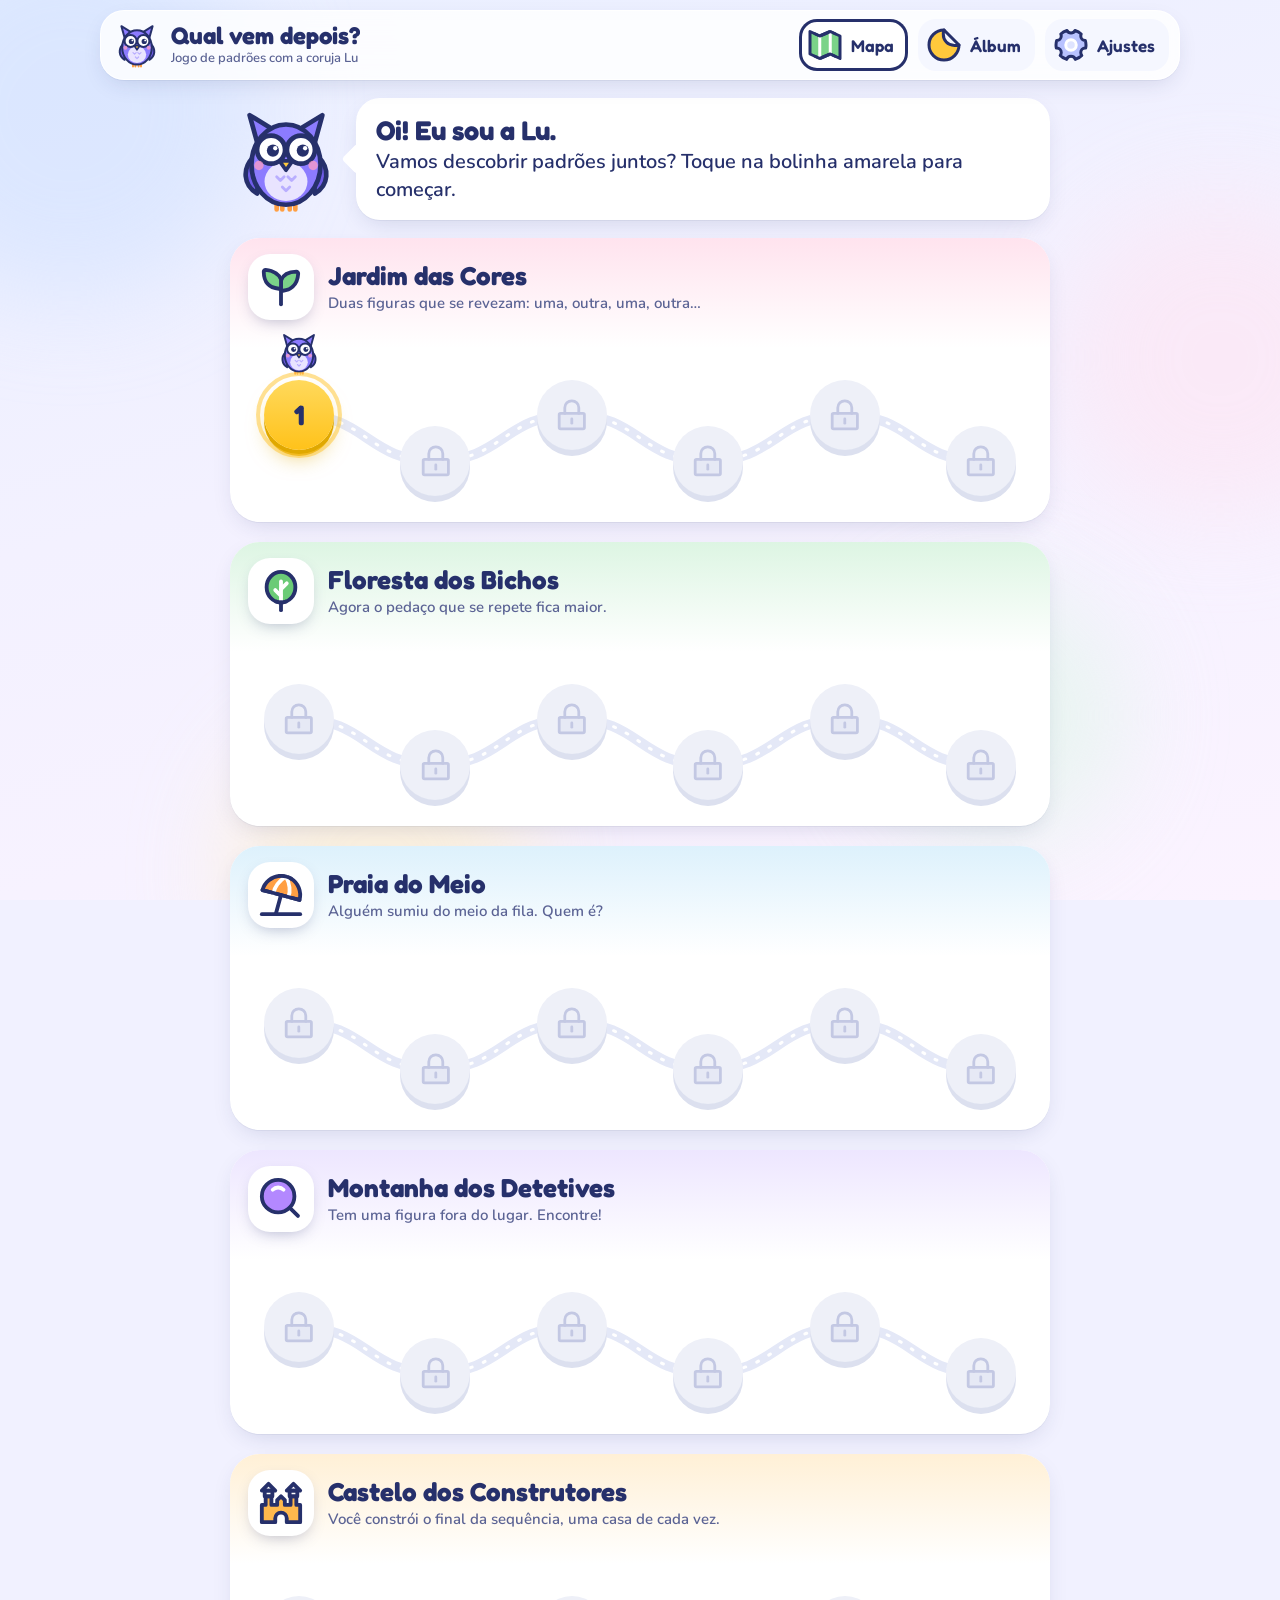
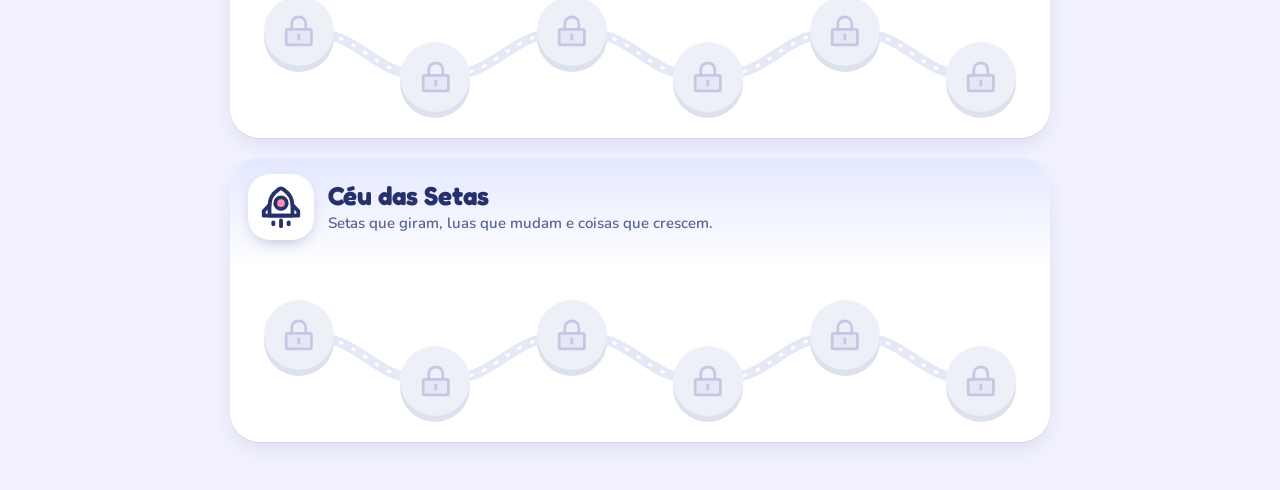
<file: index.html>
<!DOCTYPE html>
<html lang="pt-BR">
<head>
<meta charset="utf-8">
<meta name="viewport" content="width=device-width, initial-scale=1">
<meta name="color-scheme" content="light">
<meta name="theme-color" content="#E9EFFF">
<title>Qual vem depois?</title>
<meta name="description" content="Jogo de padrões e sequências para crianças: descubra o que vem depois, complete, encontre a figura fora do lugar e construa padrões.">
<link rel="icon" href="favicon.svg" type="image/svg+xml">
<link rel="preload" href="fontes/fredoka-700.woff2" as="font" type="font/woff2" crossorigin>
<link rel="preload" href="fontes/nunito-600.woff2" as="font" type="font/woff2" crossorigin>
<link rel="stylesheet" href="estilo.css">
</head>
<body>
<div class="ceu" aria-hidden="true"><i></i><i></i><i></i><i></i><span class="nuvem n1"></span><span class="nuvem n2"></span></div>

<header class="barra">
  <button class="marca" id="btInicio" aria-label="Ir para o mapa"><span><b>Qual vem depois?</b><small>Jogo de padrões com a coruja Lu</small></span></button>
  <button class="bt-barra" id="btMapa"><span>Mapa</span></button>
  <button class="bt-barra" id="btAlbum"><span>Álbum</span></button>
  <button class="bt-barra" id="btAjustes" aria-label="Ajustes"><span>Ajustes</span></button>
</header>

<main>
  <section class="tela" id="mapa"></section>

  <section class="tela oculto" id="jogo">
    <div class="jogo-topo">
      <button class="bt-voltar" id="btVoltar">Mapa</button>
      <div class="chip" id="chipMundo"></div>
      <div class="passos" id="passos" aria-hidden="true"></div>
      <button class="bt-redondo" id="btOuvir" aria-label="Ouvir a instrução"></button>
    </div>
    <div class="fala">
      <div id="mascoteJogo"></div>
      <div class="balao"><div class="balao-txt" id="pergunta" aria-live="polite"></div></div>
    </div>
    <div class="tabuleiro" id="seq"></div>
    <div class="opcoes" id="opcoes"></div>
    <div class="aviso" id="aviso" aria-live="polite"></div>
    <button class="bt-dica" id="btDica">Quero uma dica</button>
  </section>

  <section class="tela oculto" id="album"></section>
  <section class="tela oculto" id="ajustes"></section>
</main>

<div class="veu oculto" id="premio" role="dialog" aria-modal="true" aria-labelledby="premioTit"></div>

<script src="icones.js"></script>
<script src="jogo.js"></script>
</body>
</html>
</file>
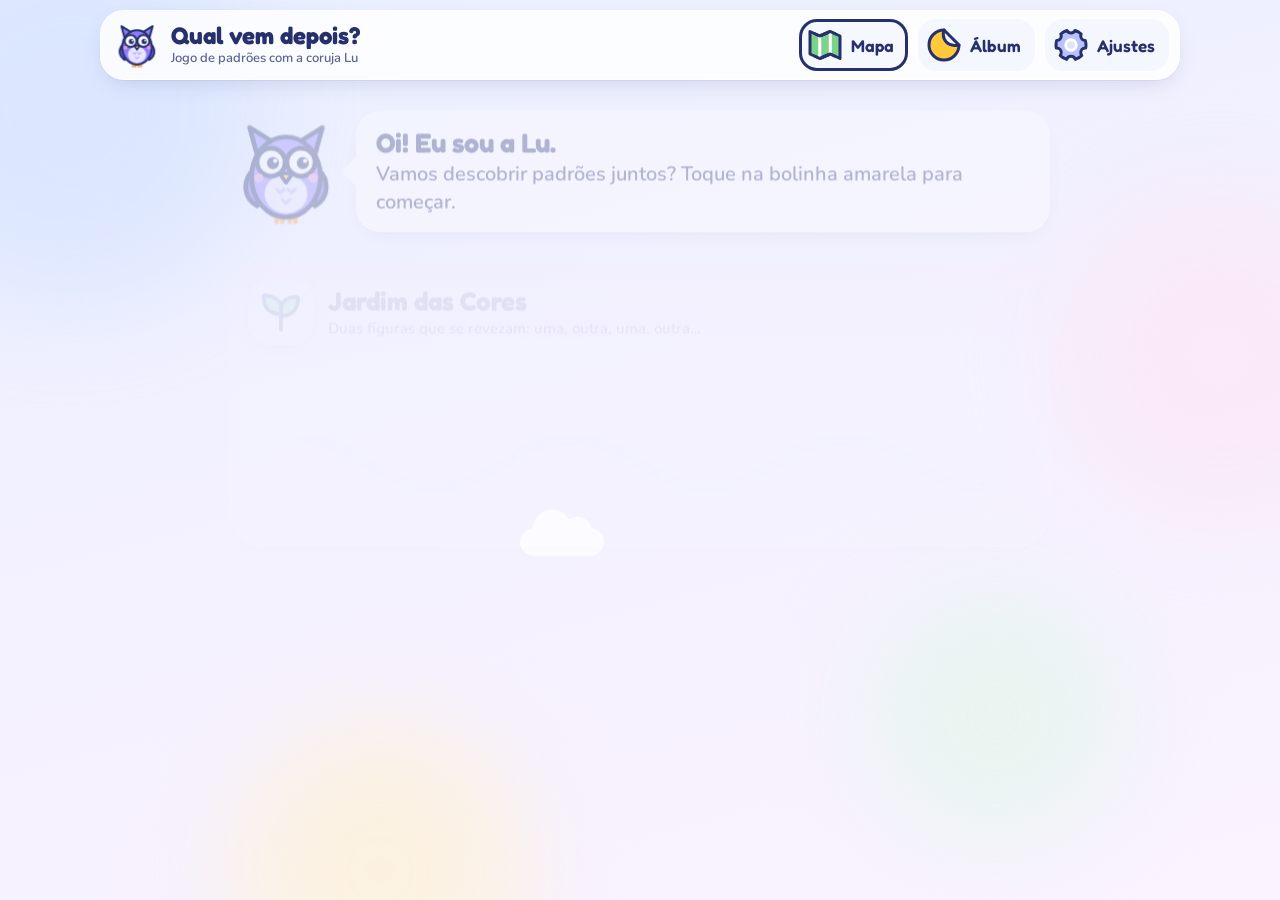
<file: PADROES.html>
<!DOCTYPE html>
<html lang="pt-BR"><head><meta charset="utf-8">
<meta http-equiv="refresh" content="0; url=./">
<link rel="canonical" href="https://padroes.cliick.dev/">
<title>Qual vem depois?</title></head>
<body><p>O jogo mudou de endereço: <a href="./">padroes.cliick.dev</a></p></body></html>
</file>
<file: estilo.css>
/* ================= fontes (arquivos locais, funcionam sem internet) ================= */
@font-face{font-family:"Fredoka";src:url(fontes/fredoka-600.woff2) format("woff2");font-weight:600;font-display:swap}
@font-face{font-family:"Fredoka";src:url(fontes/fredoka-700.woff2) format("woff2");font-weight:700;font-display:swap}
@font-face{font-family:"Nunito";src:url(fontes/nunito-600.woff2) format("woff2");font-weight:600;font-display:swap}
@font-face{font-family:"Nunito";src:url(fontes/nunito-800.woff2) format("woff2");font-weight:800;font-display:swap}

/* ================= cores e medidas ================= */
:root{
  color-scheme:light;
  --tinta:#26306B; --tinta-2:#5B6394; --tinta-3:#A3A9CF;
  --fundo-1:#E9EFFF; --fundo-2:#FBF3FF;
  --papel:#FFFFFF; --papel-2:#F5F7FF; --borda:#E2E6F6; --borda-2:#CDD3EE;
  --verde:#2FB35A; --verde-escuro:#1F8A42; --verde-suave:#E4F8EA;
  --azul:#4D7CFE; --azul-suave:#EAF0FF; --azul-borda:#BCCDFE;
  --sol:#FFC93C; --sol-escuro:#E0A800; --sol-suave:#FFF5D1;
  --sombra-1:0 1px 0 rgba(38,48,107,.06),0 8px 24px -8px rgba(38,48,107,.18);
  --sombra-2:0 24px 60px -16px rgba(38,48,107,.35);
  --titulo:"Fredoka","Nunito",system-ui,sans-serif;
  --texto:"Nunito",system-ui,"Segoe UI",Roboto,sans-serif;
  --mola:cubic-bezier(.34,1.56,.64,1);
}
*{box-sizing:border-box;margin:0;padding:0}
html{-webkit-text-size-adjust:100%}
html{background:#F1F1FF}
body{font-family:var(--texto);font-weight:600;color:var(--tinta);min-height:100vh;background:transparent;
  -webkit-tap-highlight-color:transparent;overflow-x:hidden}
button{font:inherit;color:inherit;cursor:pointer;border:none;background:none}
button:focus-visible,[tabindex]:focus-visible{outline:4px solid var(--azul);outline-offset:4px;border-radius:16px}
svg{display:block}
.oculto{display:none!important}
.so-leitor{position:absolute;width:1px;height:1px;overflow:hidden;clip:rect(0 0 0 0)}

/* ================= céu de fundo (bolhas que flutuam devagar) ================= */
.ceu{position:fixed;inset:0;z-index:-1;overflow:hidden;pointer-events:none;background:linear-gradient(165deg,var(--fundo-1) 0%,#F3F1FF 45%,var(--fundo-2) 100%)}
.ceu i{position:absolute;border-radius:50%;filter:blur(50px);opacity:.55;animation:flutua 26s ease-in-out infinite alternate}
.ceu i:nth-child(1){width:380px;height:380px;background:#CFE0FF;left:-120px;top:-80px}
.ceu i:nth-child(2){width:320px;height:320px;background:#FFE3F1;right:-100px;top:22%;animation-duration:32s}
.ceu i:nth-child(3){width:300px;height:300px;background:#FFF1C9;left:18%;bottom:-120px;animation-duration:38s}
.ceu i:nth-child(4){width:260px;height:260px;background:#DDF7E6;right:12%;bottom:6%;animation-duration:30s}
.ceu .nuvem{position:absolute;width:120px;height:40px;background:#fff;border-radius:40px;opacity:.7;filter:none;animation:nuvem 70s linear infinite}
.ceu .nuvem::before,.ceu .nuvem::after{content:"";position:absolute;background:#fff;border-radius:50%}
.ceu .nuvem::before{width:56px;height:56px;left:18px;top:-26px}
.ceu .nuvem::after{width:40px;height:40px;left:62px;top:-16px}
.ceu .nuvem.n1{top:14%;left:-140px}
.ceu .nuvem.n2{top:58%;left:-140px;transform:scale(.7);animation-duration:95s;animation-delay:-40s}
@keyframes flutua{from{transform:translate(0,0) scale(1)}to{transform:translate(60px,40px) scale(1.12)}}
@keyframes nuvem{from{left:-160px}to{left:110%}}

/* ================= barra do topo ================= */
.barra{position:sticky;top:10px;z-index:20;margin:10px auto 0;width:calc(100% - 24px);max-width:1080px;
  display:flex;align-items:center;gap:10px;padding:8px 10px 8px 12px;border-radius:24px;
  background:rgba(255,255,255,.82);backdrop-filter:blur(14px);-webkit-backdrop-filter:blur(14px);
  box-shadow:var(--sombra-1);border:1px solid rgba(255,255,255,.9)}
.marca{display:flex;align-items:center;gap:10px;flex:1;min-width:0;text-align:left;border-radius:16px}
.marca .mascote{width:48px;height:48px;flex-shrink:0}
.marca b{display:block;font-family:var(--titulo);font-weight:700;font-size:clamp(18px,3.4vw,24px);line-height:1.1;white-space:nowrap;overflow:hidden;text-overflow:ellipsis}
.marca small{display:block;font-size:13px;color:var(--tinta-2);font-weight:600;white-space:nowrap;overflow:hidden;text-overflow:ellipsis}
.bt-barra{display:flex;align-items:center;gap:8px;height:52px;padding:0 14px 0 8px;border-radius:18px;
  font-family:var(--titulo);font-weight:600;font-size:17px;background:var(--papel-2);transition:background .2s,transform .2s var(--mola)}
.bt-barra:hover{background:#EAEDFF;transform:translateY(-2px)}
.bt-barra .ic{width:36px;height:36px}
.bt-barra.ativo{background:#fff;box-shadow:inset 0 0 0 3px var(--tinta)}

/* ================= telas ================= */
main{max-width:1080px;margin:0 auto;padding:18px 16px 48px}
.tela{display:flex;flex-direction:column;align-items:center;gap:18px}
.tela.entra{animation:entraTela .45s var(--mola) backwards}
@keyframes entraTela{from{opacity:0;transform:translateY(18px)}to{opacity:1;transform:none}}

/* ================= mascote ================= */
.mascote{overflow:visible}
.mascote .m-corpo{transform-box:fill-box;transform-origin:50% 100%;animation:respira 3.2s ease-in-out infinite}
.mascote .m-olhos{transform-box:fill-box;transform-origin:center;animation:pisca 5.5s infinite}
.mascote .m-luz{animation:brilha 2.4s ease-in-out infinite}
.mascote .m-asa-e,.mascote .m-braco-e{transform-box:fill-box;transform-origin:100% 0}
.mascote .m-asa-d,.mascote .m-braco-d{transform-box:fill-box;transform-origin:0 0}
.mascote.feliz .m-corpo{animation:pula .7s var(--mola) 2}
.mascote.feliz .m-asa-e,.mascote.feliz .m-braco-e{animation:acenaE .35s ease-in-out 4 alternate}
.mascote.feliz .m-asa-d,.mascote.feliz .m-braco-d{animation:acenaD .35s ease-in-out 4 alternate}
.mascote.pensando .m-corpo{animation:inclina 1.2s ease-in-out 1}
@keyframes respira{0%,100%{transform:translateY(0) scale(1,1)}50%{transform:translateY(-3px) scale(1.01,.99)}}
@keyframes pisca{0%,92%,100%{transform:scaleY(1)}95%{transform:scaleY(.1)}}
@keyframes brilha{0%,100%{fill:#FFC93C}50%{fill:#FFF3B0}}
@keyframes pula{0%,100%{transform:translateY(0)}40%{transform:translateY(-14px) scale(1.03,.97)}70%{transform:translateY(0) scale(1.04,.96)}}
@keyframes acenaE{from{transform:rotate(0)}to{transform:rotate(22deg)}}
@keyframes acenaD{from{transform:rotate(0)}to{transform:rotate(-22deg)}}
@keyframes inclina{0%,100%{transform:rotate(0)}30%{transform:rotate(-7deg)}65%{transform:rotate(5deg)}}

.fala{display:flex;align-items:center;gap:14px;width:100%;max-width:820px}
.fala .mascote{width:clamp(76px,14vw,112px);height:clamp(76px,14vw,112px);flex-shrink:0}
.balao{position:relative;flex:1;background:var(--papel);border-radius:24px;padding:16px 20px;box-shadow:var(--sombra-1);
  font-size:clamp(17px,2.8vw,20px);line-height:1.4}
.balao::before{content:"";position:absolute;left:-10px;top:50%;width:22px;height:22px;background:var(--papel);transform:translateY(-50%) rotate(45deg);border-radius:4px}
.balao b{font-family:var(--titulo);font-weight:700;font-size:clamp(20px,3.6vw,27px);display:block;line-height:1.25}
.balao .balao-txt{position:relative}

/* ================= mapa ================= */
.ilhas{display:flex;flex-direction:column;gap:20px;width:100%;max-width:820px}
.ilha{position:relative;background:var(--papel);border-radius:30px;box-shadow:var(--sombra-1);overflow:hidden;
  animation:entraTela .5s var(--mola) backwards}
.ilha-topo{display:flex;align-items:center;gap:14px;padding:16px 18px 6px;position:relative}
.ilha-topo::before{content:"";position:absolute;inset:0 0 auto 0;height:110px;background:linear-gradient(180deg,var(--cor-ilha),rgba(255,255,255,0));z-index:0}
.ilha-topo>*{position:relative;z-index:1}
.ilha-ic{width:66px;height:66px;border-radius:22px;background:var(--papel);display:flex;align-items:center;justify-content:center;
  box-shadow:0 6px 16px -6px rgba(38,48,107,.35);flex-shrink:0}
.ilha-ic svg{width:46px;height:46px}
.ilha h2{font-family:var(--titulo);font-weight:700;font-size:clamp(20px,3.6vw,26px);line-height:1.15}
.ilha p{font-size:15px;color:var(--tinta-2);margin-top:2px}
.selo-ilha{margin-left:auto;display:flex;align-items:center;gap:6px;background:var(--verde-suave);color:var(--verde-escuro);
  font-family:var(--titulo);font-weight:600;font-size:15px;padding:6px 12px 6px 6px;border-radius:40px;white-space:nowrap}
.selo-ilha svg{width:26px;height:26px}
.trilha{position:relative;display:flex;justify-content:space-between;align-items:flex-start;padding:54px clamp(14px,4vw,34px) 26px;min-height:150px}
.trilha svg.caminho{position:absolute;inset:0;width:100%;height:100%;pointer-events:none;overflow:visible}
.caminho .base{fill:none;stroke:#E4E8F7;stroke-width:10;stroke-linecap:round}
.caminho .pontilhado{fill:none;stroke:#fff;stroke-width:3;stroke-dasharray:2 12;stroke-linecap:round}
.caminho .feito{fill:none;stroke:var(--verde);stroke-width:10;stroke-linecap:round;opacity:.85}
.caminho .desenha{stroke-dasharray:var(--len);stroke-dashoffset:var(--len);animation:desenha 1.2s ease-out .2s forwards}
@keyframes desenha{to{stroke-dashoffset:0}}
.no{--t:clamp(50px,11vw,70px);position:relative;width:var(--t);height:var(--t);border-radius:50%;flex-shrink:0;
  display:flex;align-items:center;justify-content:center;font-family:var(--titulo);font-weight:700;font-size:calc(var(--t)*.4);
  background:var(--papel);box-shadow:0 6px 0 #D8DDF2,0 10px 18px -8px rgba(38,48,107,.35);
  transition:transform .25s var(--mola);animation:surgeNo .5s var(--mola) backwards}
.no:nth-of-type(even){margin-top:46px}
.no:hover{transform:translateY(-4px) scale(1.05)}
.no:active{transform:translateY(3px)}
.no svg.ic{width:66%;height:66%}
.no.feito{background:var(--papel);box-shadow:0 6px 0 var(--verde),0 10px 18px -8px rgba(38,48,107,.35);border:4px solid var(--verde)}
.no.feito .ok{position:absolute;right:-6px;bottom:-4px;width:26px;height:26px;border-radius:50%;background:var(--verde);display:flex;align-items:center;justify-content:center;border:3px solid #fff}
.no.feito .ok svg{width:14px;height:14px}
.no.atual{background:linear-gradient(180deg,#FFD95C,#FFC21A);box-shadow:0 6px 0 var(--sol-escuro),0 12px 22px -6px rgba(224,168,0,.6);color:var(--tinta)}
.no.atual::after{content:"";position:absolute;inset:-8px;border-radius:50%;border:4px solid rgba(255,201,60,.55);animation:halo 1.8s ease-out infinite}
.no.aberto{border:4px solid var(--tinta)}
.no.fechado{background:#EEF0F8;box-shadow:0 6px 0 #DCE0EF;cursor:not-allowed}
.no.fechado svg.ic{width:48%;height:48%}
.no.fechado:hover{transform:none}
.no .aqui{position:absolute;bottom:calc(100% + 4px);left:50%;width:46px;height:46px;margin-left:-23px;animation:boia 1.6s ease-in-out infinite}
@keyframes halo{0%{transform:scale(.9);opacity:1}100%{transform:scale(1.35);opacity:0}}
@keyframes boia{0%,100%{transform:translateY(0)}50%{transform:translateY(-7px)}}
@keyframes surgeNo{from{opacity:0;transform:scale(.4)}to{opacity:1;transform:none}}

/* ================= jogo: topo ================= */
.jogo-topo{display:flex;align-items:center;gap:10px;width:100%;max-width:900px;flex-wrap:wrap}
.chip{display:flex;align-items:center;gap:8px;background:var(--papel);border-radius:40px;padding:6px 14px 6px 6px;box-shadow:var(--sombra-1);
  font-family:var(--titulo);font-weight:600;font-size:16px}
.chip .ic{width:34px;height:34px;border-radius:50%;padding:3px;background:var(--cor-ilha,#EEF)}
.passos{display:flex;gap:7px;margin-left:auto;align-items:center}
.passos i{width:14px;height:14px;border-radius:50%;background:#DCE0F2;display:block;transition:all .3s}
.passos i.f{background:var(--verde)}
.passos i.a{width:30px;border-radius:10px;background:var(--sol);box-shadow:0 0 0 3px #fff,0 0 0 5px var(--sol)}
.bt-redondo{width:56px;height:56px;border-radius:50%;background:var(--papel);box-shadow:0 5px 0 #D8DDF2;display:flex;align-items:center;justify-content:center;
  transition:transform .2s var(--mola)}
.bt-redondo:hover{transform:translateY(-2px)}
.bt-redondo:active{transform:translateY(3px);box-shadow:0 2px 0 #D8DDF2}
.bt-redondo svg{width:34px;height:34px}
.bt-voltar{display:flex;align-items:center;gap:6px;height:48px;padding:0 16px 0 8px;border-radius:40px;background:var(--papel);box-shadow:0 4px 0 #D8DDF2;
  font-family:var(--titulo);font-weight:600;font-size:17px;transition:transform .2s var(--mola)}
.bt-voltar:hover{transform:translateY(-2px)}
.bt-voltar svg{width:30px;height:30px}

/* ================= jogo: opções e avisos ================= */
.opcoes{display:flex;gap:clamp(12px,3vw,24px);flex-wrap:wrap;justify-content:center}
.opcao{position:relative;background:var(--papel);border-radius:28px;box-shadow:0 8px 0 #D5DAF0,0 16px 26px -12px rgba(38,48,107,.35);
  display:flex;flex-direction:column;align-items:center;justify-content:center;gap:8px;
  transition:transform .2s var(--mola),box-shadow .2s,opacity .3s,filter .3s;animation:surgeOp .5s var(--mola) backwards}
.opcao:hover{transform:translateY(-5px);box-shadow:0 13px 0 #D5DAF0,0 22px 30px -12px rgba(38,48,107,.35)}
.opcao:active{transform:translateY(6px);box-shadow:0 2px 0 #D5DAF0,0 4px 10px -4px rgba(38,48,107,.3)}
.opcao.certa{box-shadow:0 8px 0 var(--verde),0 16px 26px -12px rgba(47,179,90,.5);background:var(--verde-suave);cursor:default}
.opcao.certa:hover{transform:none}
.opcao.fora{opacity:.35;filter:grayscale(.9);cursor:default;transform:scale(.94);animation:none}
.opcao.fora:hover{transform:scale(.94);box-shadow:0 8px 0 #D5DAF0}
@keyframes surgeOp{from{opacity:0;transform:translateY(24px) scale(.9)}to{opacity:1;transform:none}}
.balanca{animation:balanca .42s ease-in-out 1!important}
@keyframes balanca{0%,100%{translate:0}20%{translate:-8px}40%{translate:7px}60%{translate:-5px}80%{translate:3px}}

.aviso{min-height:64px;display:flex;align-items:center;justify-content:center;width:100%}
.aviso-caixa{display:flex;align-items:center;gap:10px;background:var(--azul-suave);border:3px solid var(--azul-borda);border-radius:20px;
  padding:10px 20px 10px 12px;font-size:clamp(16px,2.8vw,20px);font-weight:800;max-width:760px;animation:surgeAviso .4s var(--mola) backwards}
.aviso-caixa svg{width:34px;height:34px;flex-shrink:0}
.aviso-caixa.bom{background:var(--verde-suave);border-color:#A9E5BC}
.aviso-caixa.dica{background:var(--sol-suave);border-color:#FFE08A}
@keyframes surgeAviso{from{opacity:0;transform:translateY(8px) scale(.96)}to{opacity:1;transform:none}}
.bt-dica{display:flex;align-items:center;gap:8px;height:56px;padding:0 22px 0 12px;border-radius:40px;background:var(--papel);
  box-shadow:0 5px 0 #F2D27A,0 10px 20px -10px rgba(224,168,0,.5);font-family:var(--titulo);font-weight:600;font-size:18px;transition:transform .2s var(--mola)}
.bt-dica svg{width:36px;height:36px}
.bt-dica:hover{transform:translateY(-2px)}
.bt-dica.chama{animation:chama 1.4s ease-in-out 2}
@keyframes chama{0%,100%{transform:none}50%{transform:scale(1.08)}}

/* faíscas quando acerta */
.faisca{position:fixed;width:14px;height:14px;pointer-events:none;z-index:40;animation:faisca .8s ease-out forwards}
.faisca svg{width:100%;height:100%}
@keyframes faisca{0%{transform:translate(0,0) scale(.3) rotate(0);opacity:1}100%{transform:translate(var(--dx),var(--dy)) scale(1) rotate(160deg);opacity:0}}
.voa{position:fixed;z-index:45;pointer-events:none}

/* ================= conclusão da fase ================= */
.veu{position:fixed;inset:0;z-index:50;display:flex;align-items:center;justify-content:center;padding:16px;overflow:auto;
  background:rgba(38,48,107,.28);backdrop-filter:blur(6px);-webkit-backdrop-filter:blur(6px);animation:veu .3s ease both}
@keyframes veu{from{opacity:0}to{opacity:1}}
.cartao{position:relative;margin:auto;width:100%;max-width:500px;background:var(--papel);border-radius:34px;box-shadow:var(--sombra-2);
  padding:74px 26px 26px;text-align:center;display:flex;flex-direction:column;align-items:center;gap:14px;animation:sobeCartao .55s var(--mola) backwards}
.cartao::before{content:"";position:absolute;inset:0 0 auto 0;height:130px;border-radius:34px 34px 0 0;background:var(--cor-ilha,#EEF);opacity:.6}
.cartao>*{position:relative}
.cartao .mascote{position:absolute;top:-58px;left:50%;width:120px;height:120px;margin-left:-60px}
.cartao h2{font-family:var(--titulo);font-weight:700;font-size:clamp(30px,6vw,40px);line-height:1.1}
.cartao .explica{background:var(--verde-suave);border-radius:20px;padding:12px 16px;font-size:clamp(17px,3vw,20px);line-height:1.45;font-weight:800;color:#1E5E34}
@keyframes sobeCartao{from{opacity:0;transform:translateY(40px) scale(.94)}to{opacity:1;transform:none}}
.figurinha{width:164px;height:164px;perspective:600px}
.figurinha .f-in{width:100%;height:100%;border-radius:50%;position:relative;overflow:hidden;
  background:radial-gradient(circle at 50% 30%,#fff 0,#F1F4FF 75%);border:13px solid var(--cor-selo);
  box-shadow:0 0 0 6px #fff,0 18px 32px -10px rgba(38,48,107,.45),inset 0 -8px 0 rgba(38,48,107,.06);
  display:flex;align-items:center;justify-content:center;animation:vira 1s var(--mola) backwards}
.figurinha .f-in svg{width:66%;height:66%}
.figurinha .f-in::after{content:"";position:absolute;inset:-20%;background:linear-gradient(115deg,transparent 40%,rgba(255,255,255,.85) 50%,transparent 60%);
  transform:translateX(-120%);animation:reflexo 1.6s ease-in-out .8s 2}
@keyframes vira{from{transform:rotateY(180deg) scale(.4);opacity:0}60%{opacity:1}to{transform:none}}
@keyframes reflexo{to{transform:translateX(120%)}}
.nome-fig{display:inline-flex;align-items:center;gap:8px;background:var(--sol-suave);border-radius:40px;padding:8px 16px;font-family:var(--titulo);font-weight:600;font-size:18px}
.cartao .sub{font-size:17px;color:var(--tinta-2)}
.pense{display:flex;gap:12px;align-items:flex-start;text-align:left;background:var(--sol-suave);border-radius:20px;padding:14px 16px;font-size:18px;line-height:1.45;font-weight:800}
.pense svg{width:40px;height:40px;flex-shrink:0}
.linha-bts{display:flex;gap:12px;flex-wrap:wrap;justify-content:center;align-items:center}
.bt-principal{display:flex;align-items:center;gap:10px;height:66px;padding:0 30px;border-radius:22px;background:linear-gradient(180deg,#3CCB6B,#2AA954);color:#fff;
  font-family:var(--titulo);font-weight:700;font-size:24px;box-shadow:0 7px 0 var(--verde-escuro),0 14px 26px -10px rgba(47,179,90,.7);transition:transform .2s var(--mola)}
.bt-principal:hover{transform:translateY(-2px)}
.bt-principal:active{transform:translateY(5px);box-shadow:0 2px 0 var(--verde-escuro)}
.bt-principal svg{width:32px;height:32px}
.bt-leve{display:flex;align-items:center;gap:6px;height:54px;padding:0 18px 0 10px;border-radius:18px;background:var(--papel-2);font-family:var(--titulo);font-weight:600;font-size:17px;transition:background .2s}
.bt-leve:hover{background:#E8ECFF}
.bt-leve svg{width:30px;height:30px}
.confete{position:fixed;top:-20px;width:12px;height:12px;z-index:49;pointer-events:none;border-radius:3px;animation:cai var(--dur) cubic-bezier(.25,.6,.5,1) var(--atraso) forwards}
@keyframes cai{0%{transform:translate(0,0) rotate(0)}100%{transform:translate(var(--dx),105vh) rotate(var(--giro))}}

/* ================= álbum ================= */
.titulo-tela{display:flex;align-items:center;gap:12px;font-family:var(--titulo);font-weight:700;font-size:clamp(26px,5vw,36px)}
.titulo-tela svg{width:52px;height:52px}
.texto-tela{font-size:18px;color:var(--tinta-2);text-align:center;max-width:620px}
.album-grupo{width:100%;max-width:820px;background:var(--papel);border-radius:28px;box-shadow:var(--sombra-1);padding:16px 18px 20px;animation:entraTela .5s var(--mola) backwards}
.album-grupo h3{display:flex;align-items:center;gap:10px;font-family:var(--titulo);font-weight:600;font-size:21px;margin-bottom:14px}
.album-grupo h3 svg{width:40px;height:40px;padding:4px;border-radius:14px;background:var(--cor-ilha)}
.album-grade{display:grid;grid-template-columns:repeat(auto-fill,minmax(104px,1fr));gap:14px}
.selo{display:flex;flex-direction:column;align-items:center;gap:6px;font-size:14px;font-weight:800;text-align:center;color:var(--tinta-2)}
.selo .s-in{width:88px;height:88px;border-radius:50%;display:flex;align-items:center;justify-content:center;
  background:radial-gradient(circle at 50% 30%,#fff 0,#F1F4FF 75%);border:7px solid var(--cor-selo);
  box-shadow:0 0 0 3px #fff,0 10px 18px -8px rgba(38,48,107,.4),inset 0 -5px 0 rgba(38,48,107,.06)}
.selo .s-in svg{width:64%;height:64%}
.selo.falta .s-in{background:#F4F5FB;border:3px dashed #CBD0E8;box-shadow:none}
.selo.falta .s-in svg{opacity:.7}
.selo.tem{color:var(--tinta)}
.selo.tem .s-in{animation:surgeNo .5s var(--mola) backwards}

/* ================= ajustes ================= */
.ajustes{width:100%;max-width:600px;display:flex;flex-direction:column;gap:12px}
.ajuste{display:flex;align-items:center;gap:14px;background:var(--papel);border-radius:22px;padding:14px 16px;box-shadow:var(--sombra-1);text-align:left;font-size:18px;font-weight:800;
  transition:transform .2s var(--mola)}
.ajuste:hover{transform:translateY(-2px)}
.ajuste>svg{width:46px;height:46px;flex-shrink:0;padding:5px;border-radius:14px;background:var(--papel-2)}
.ajuste .txt{flex:1}
.ajuste small{display:block;font-size:15px;font-weight:600;color:var(--tinta-2);margin-top:2px}
.chave{width:66px;height:38px;border-radius:40px;background:#D5DAEC;position:relative;flex-shrink:0;transition:background .25s}
.chave::after{content:"";position:absolute;top:4px;left:4px;width:30px;height:30px;border-radius:50%;background:#fff;box-shadow:0 2px 6px rgba(0,0,0,.2);transition:left .3s var(--mola)}
.ajuste[aria-checked="true"] .chave{background:var(--verde)}
.ajuste[aria-checked="true"] .chave::after{left:32px}
.ajuste.perigo{color:#9A3A12}

/* ================= sem animações (ajuste ou preferência do aparelho) ================= */
body.sem-animacao *,body.sem-animacao *::before,body.sem-animacao *::after{animation:none!important;transition:none!important}
body.sem-animacao .ceu .nuvem{display:none}

/* ================= telas pequenas ================= */
@media (max-width:640px){
  .bt-barra span{display:none}
  .bt-barra{padding:0 8px}
  .marca small{display:none}
  .balao::before{display:none}
  .fala{align-items:flex-end}
  .trilha{padding-left:10px;padding-right:10px}
  .no:nth-of-type(even){margin-top:38px}
  .selo-ilha span{display:none}
  .selo-ilha{padding:6px}
  .jogo-topo .chip{display:none}
  .passos{gap:5px}
  .passos i{width:12px;height:12px}
  .passos i.a{width:24px}
  .marca b{white-space:normal;font-size:16px}
  .marca .mascote{width:42px;height:42px}
  .bt-barra{height:46px}
  .bt-barra .ic{width:32px;height:32px}
  .barra{gap:6px}
  .album-grade{grid-template-columns:repeat(auto-fill,minmax(84px,1fr));gap:10px}
  .selo .s-in{width:74px;height:74px;border-width:6px}
  .figurinha{width:140px;height:140px}
}

/* ================= "Qual vem depois?": tabuleiro e peças ================= */
.tabuleiro{display:flex;flex-wrap:wrap;justify-content:center;gap:clamp(6px,1.4vw,12px);padding:clamp(12px,2.4vw,22px);width:100%;max-width:1000px;
  background:rgba(255,255,255,.72);border-radius:32px;box-shadow:var(--sombra-1);border:2px solid #fff}
.peca{--t:clamp(56px,9.4vw,94px);width:var(--t);height:var(--t);border-radius:24px;background:var(--papel);display:flex;align-items:center;justify-content:center;
  box-shadow:0 5px 0 #E1E5F4;border:3px solid transparent;transition:transform .25s var(--mola),background .3s,border-color .3s,box-shadow .3s;
  animation:surgePeca .5s var(--mola) backwards}
.peca svg{width:74%;height:74%}
.peca.vazia{background:repeating-linear-gradient(-45deg,#F6F8FF 0 8px,#EEF1FD 8px 16px);border:3px dashed var(--borda-2);box-shadow:none;
  font-family:var(--titulo);font-weight:700;font-size:calc(var(--t)*.48);color:var(--tinta-3)}
.peca.vazia.agora{border-color:var(--azul);color:var(--azul);background:var(--azul-suave);animation:surgePeca .5s var(--mola) backwards,vaga 1.8s ease-in-out .6s infinite}
.peca.certa{background:var(--verde-suave);border-color:var(--verde);box-shadow:0 5px 0 #A9E5BC;animation:pop .55s var(--mola)}
.peca.dica{background:var(--sol-suave);border-color:var(--sol);box-shadow:0 5px 0 #FFE08A;animation:pop .45s var(--mola)}
.peca.alvo{cursor:pointer}
.peca.alvo:hover{transform:translateY(-5px);border-color:var(--azul-borda)}
.peca.conferida{border-color:var(--azul-borda);background:var(--azul-suave)}
.peca.vira{animation:viraPeca .6s ease-in-out}
@keyframes surgePeca{from{opacity:0;transform:translateY(16px) scale(.6)}to{opacity:1;transform:none}}
@keyframes vaga{0%,100%{box-shadow:0 0 0 0 rgba(77,124,254,.35)}50%{box-shadow:0 0 0 12px rgba(77,124,254,0)}}
@keyframes pop{0%{transform:scale(.7)}60%{transform:scale(1.12)}100%{transform:scale(1)}}
@keyframes viraPeca{0%{transform:rotateY(0)}50%{transform:rotateY(90deg) scale(1.1)}100%{transform:rotateY(0)}}
.opcao{--t:clamp(96px,19vw,136px);width:var(--t);height:var(--t)}
.opcao svg{width:68%;height:68%}
</file>
